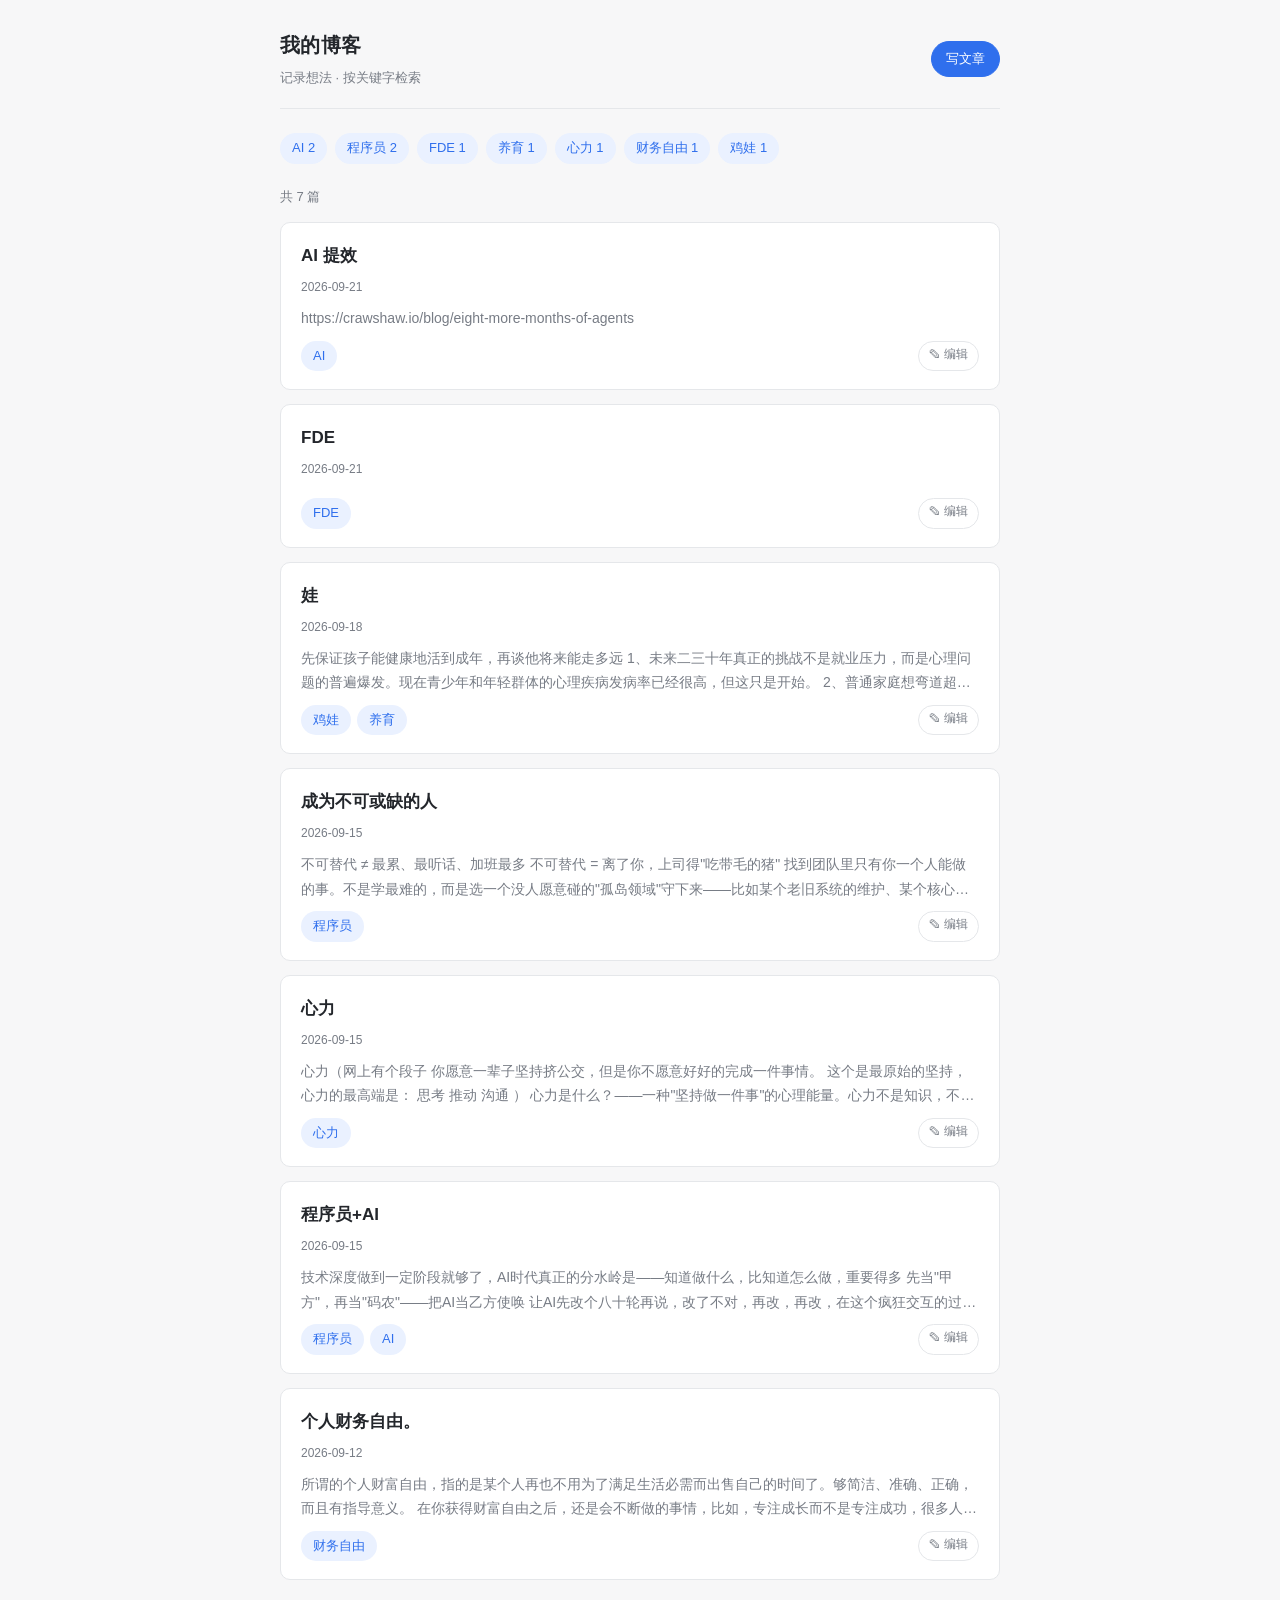
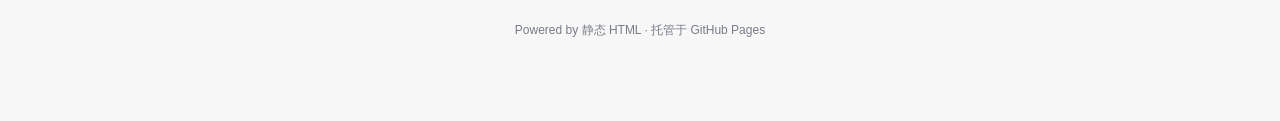
<file: index.html>
<!DOCTYPE html>
<html lang="zh-CN">
<head>
<meta charset="UTF-8">
<meta name="viewport" content="width=device-width, initial-scale=1">
<title>我的博客</title>
<link rel="stylesheet" href="assets/style.css">
</head>
<body>
<div class="wrap">

  <header class="site-head">
    <div>
      <h1 class="site-title"><a href="index.html" style="color:inherit">我的博客</a></h1>
      <p class="site-desc">记录想法 · 按关键字检索</p>
    </div>
    <div class="head-actions">
      <a class="btn primary" href="edit.html">写文章</a>
    </div>
  </header>

  <div class="tagbar" id="tagbar"></div>
  <div class="filter-note" id="filter-note"></div>

  <ul class="post-list" id="list"></ul>

  <footer class="site-foot">Powered by 静态 HTML · 托管于 GitHub Pages</footer>
</div>
<script src="data/posts.js"></script>
<script src="assets/app.js"></script>
</body>
</html>
</file>
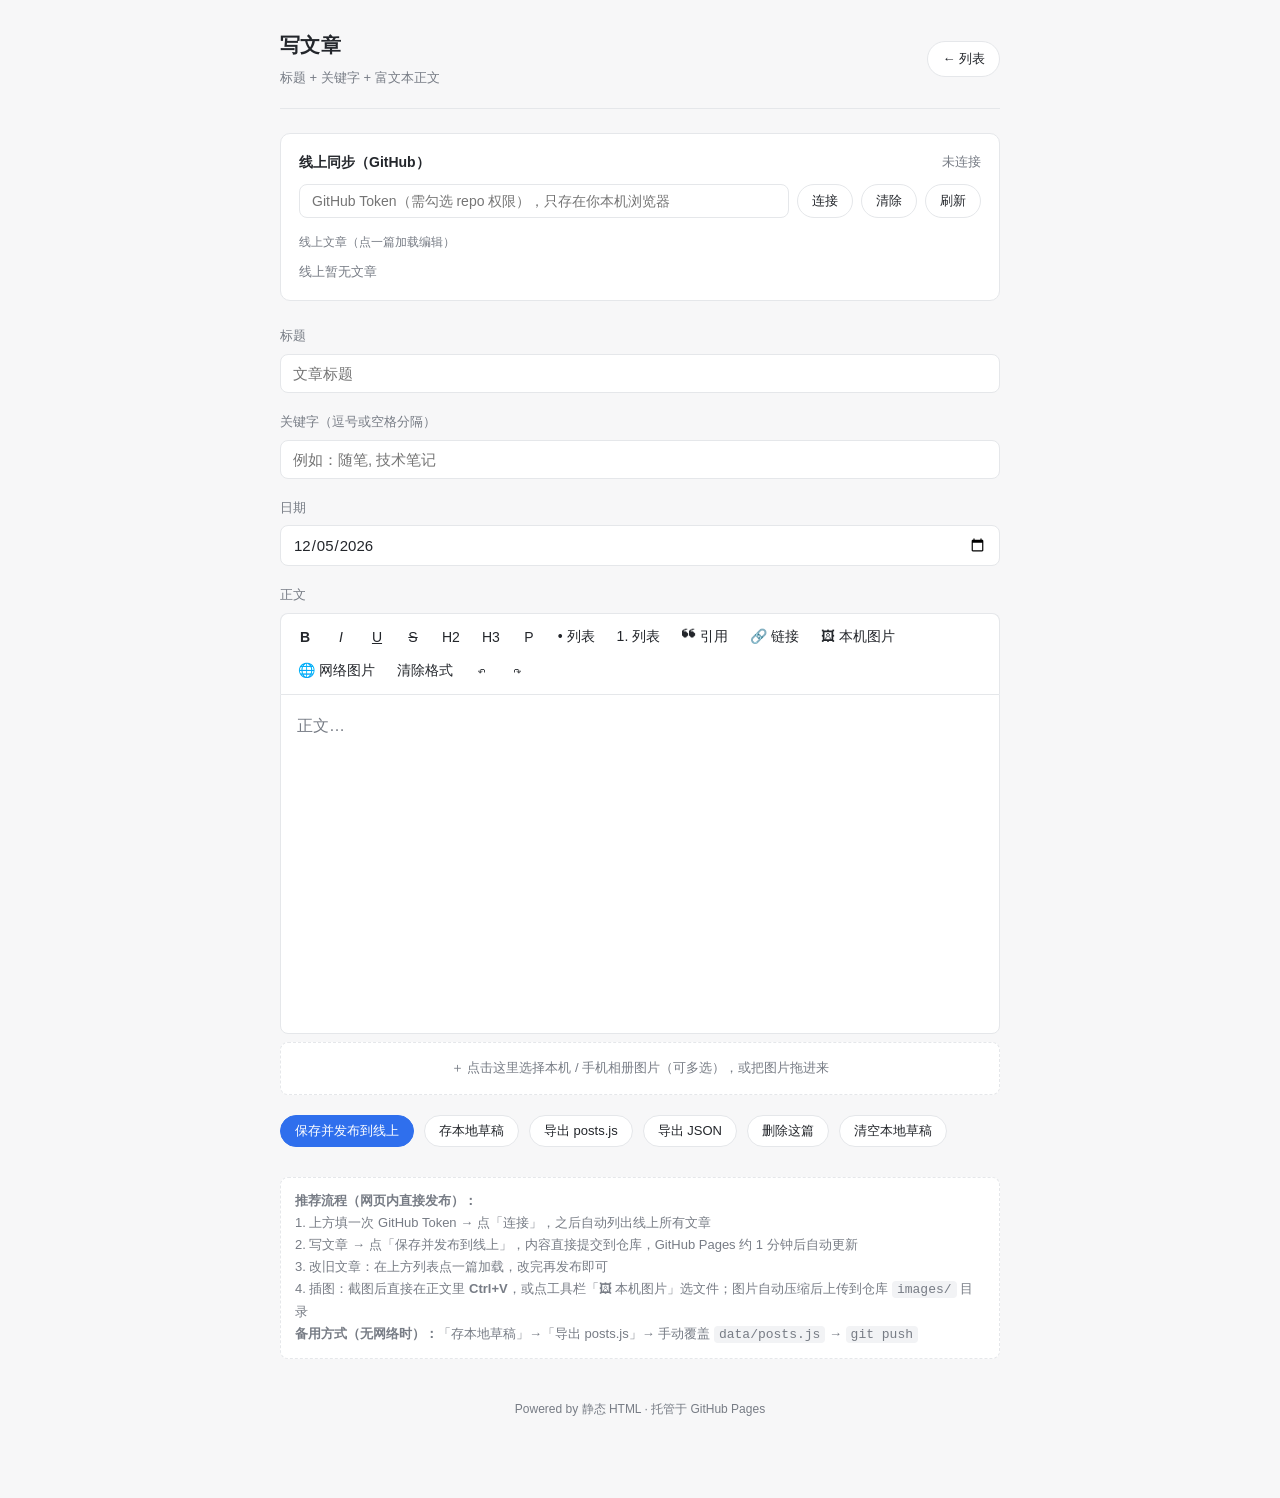
<file: edit.html>
<!DOCTYPE html>
<html lang="zh-CN" data-page-node-id="AJb3vH1LqUoikJcXxkVm0t">
<head data-page-node-id="qr0wn4UnxidgkKzo6l8r2A">
<meta charset="UTF-8" data-page-node-id="LppgdJZ0DuXC70buL5NtI6">
<meta name="viewport" content="width=device-width, initial-scale=1" data-page-node-id="8UdwIXkHjPcbDPsdLr6uEj">
<title>写文章 - 我的博客</title>
<link rel="stylesheet" href="assets/style.css" data-page-node-id="ydT84AI9Mg8HPYuDq0weCG">
</head>
<body data-page-node-id="5vi7g9qBaKmRTxWU70ORKr">
<div class="wrap" data-page-node-id="gpobFpyl0eh4qrRddpxuvj">

  <header class="site-head" data-page-node-id="Pot3kmszw8yGBNzVBpcBGh">
    <div data-page-node-id="7I2OiUKkhxzQ85wwp7czJm">
      <h1 class="site-title" data-page-node-id="NlKsG7NhqSmWq68uJhcdwu">写文章</h1>
      <p class="site-desc" data-page-node-id="BbnW7OCBH2VAHE0oTWAdIK">标题 + 关键字 + 富文本正文</p>
    </div>
    <div class="head-actions" data-page-node-id="B8uWPl3l2clpQjL8nnDXzS">
      <a class="btn" href="index.html" data-page-node-id="DrutRBBzzTmJnHeyPXxXd6">← 列表</a>
    </div>
  </header>

  <div class="card" id="gh-panel" data-page-node-id="4RmWiXcSOgUvf9VCWOsgF5">
    <div class="gh-head" data-page-node-id="9eP8CjZHyGh5As1UoKm3Iw">
      <strong data-page-node-id="puNLQFXuiPyYLwEBxuoO74">线上同步（GitHub）</strong>
      <span id="gh-state" data-page-node-id="5Gd4ULR5PxGfVqF2e6CZpL">未连接</span>
    </div>
    <div class="gh-row" data-page-node-id="DwjE959UF1yHsEFZ8UKdlT">
      <input type="password" id="gh-token" placeholder="GitHub Token（需勾选 repo 权限），只存在你本机浏览器" data-page-node-id="QFsA0wU7qA5ppdGD7zVZ39">
      <button class="btn" id="gh-connect" data-page-node-id="NpGmeWweT49ODy7r0Jqnzq">连接</button>
      <button class="btn" id="gh-clear" data-page-node-id="r9mcSvd5kF0LLuza8qqibB">清除</button>
      <button class="btn" id="gh-reload" data-page-node-id="1klAebFOuCFjZBNlL7qDfW">刷新</button>
    </div>
    <div class="gh-label" data-page-node-id="orqqgZheYTrgGXdmb4Vuug">线上文章（点一篇加载编辑）</div>
    <div id="gh-list" class="gh-list" data-page-node-id="pJ4CvllfZEWbb3nxsYRL58"></div>
    <div id="gh-msg" class="gh-msg" data-page-node-id="FpvH1dlbJq3yqrV4WZMQ4O"></div>
  </div>

  <div class="field" data-page-node-id="SudT32jXEIfhMtE9lsqIom">
    <label for="f-title" data-page-node-id="nVIaBfDthpnipL3FjIe3V1">标题</label>
    <input type="text" id="f-title" placeholder="文章标题" data-page-node-id="u1xBNU3Y0rgdBDIzpGF8j6">
  </div>

  <div class="field" data-page-node-id="y1Eq3g3BAjjAnIA1KqDKmA">
    <label for="f-tags" data-page-node-id="nwsDAadVu07Nl2EpqBX376">关键字（逗号或空格分隔）</label>
    <input type="text" id="f-tags" placeholder="例如：随笔, 技术笔记" data-page-node-id="dz01pCGPchNx1Xwm0V4U2z">
  </div>

  <div class="field" data-page-node-id="mEDxWOXGNmE4pEXytBr3uL">
    <label for="f-date" data-page-node-id="VxFisSP7fHz8ffpxEWkyF7">日期</label>
    <input type="date" id="f-date" data-page-node-id="yfG8ABCheAxogAg0IsALlV">
  </div>

  <div class="field" data-page-node-id="CJbRDJurKLx1EZeltFlIAv">
    <label data-page-node-id="aqKG9legGPYB1tQnVepmQF">正文</label>
    <div class="toolbar" id="toolbar" data-page-node-id="CEsjuTTxJmLF5quIcumCzt">
      <button data-cmd="bold" title="加粗" data-page-node-id="FrVhdCzzWMUEIBRSR5uLHQ"><b data-page-node-id="NmVc8vO1WWiEWUanse4wbJ">B</b></button>
      <button data-cmd="italic" title="斜体" data-page-node-id="2B3vpyuhfw34Kn3AImAW25"><i data-page-node-id="2MhsPvlY9y3p2zKCSwfw26">I</i></button>
      <button data-cmd="underline" title="下划线" data-page-node-id="tKOs1dPWmg6m9HC6YrgN0V"><u data-page-node-id="2teWDVgMACY1JtrOLpHhhr">U</u></button>
      <button data-cmd="strikeThrough" title="删除线" data-page-node-id="HL9GhsEXCLCYDb8FClcA7p"><s data-page-node-id="M1gCuSFyhgzYLlGnfzM37M">S</s></button>
      <button data-cmd="h2" title="大标题" data-page-node-id="wJwqVBfbvHpunzWPLU2WKN">H2</button>
      <button data-cmd="h3" title="小标题" data-page-node-id="1RRg94Fy9BwjxyseNBck62">H3</button>
      <button data-cmd="p" title="正文" data-page-node-id="IJ9OcnPmKCBczAzdgWcDWG">P</button>
      <button data-cmd="insertUnorderedList" title="无序列表" data-page-node-id="fKP8blWagUHbG545hrCBH3">• 列表</button>
      <button data-cmd="insertOrderedList" title="有序列表" data-page-node-id="1owOXzWYcMegtDawJW7FXL">1. 列表</button>
      <button data-cmd="formatBlock" data-val="&lt;blockquote&gt;" title="引用" data-page-node-id="C0F231FaA7Nd6FlzxTFzJF">❝ 引用</button>
      <button data-cmd="link" title="插入链接" data-page-node-id="7Q2jwgILfWpvsu6nyXKu54">🔗 链接</button>
      <button data-cmd="image" title="上传本机图片（也可直接 Ctrl+V 粘贴截图）" data-page-node-id="2GSZ3ATvCVXOFIAW2OfefO">🖼 本机图片</button>
      <button data-cmd="netimg" title="插入网络图片地址">🌐 网络图片</button>
      <button data-cmd="clear" title="清除格式" data-page-node-id="GfTGggtdAGBE9BiGXFCyKX">清除格式</button>
      <button data-cmd="undo" title="撤销" data-page-node-id="DWNDMuUF5Z2qNKJNNyqagK">↶</button>
      <button data-cmd="redo" title="重做" data-page-node-id="hk4RY7ydnHp6iS08r5BCjB">↷</button>
    </div>
    <div id="editor" contenteditable="true" data-page-node-id="TLLWCY1buNHtE8qfQZeznR"></div>
    <input type="file" id="file-img" accept="image/*" multiple style="position:absolute;width:1px;height:1px;opacity:0">
    <div class="dropzone" id="dropzone">＋ 点击这里选择本机 / 手机相册图片（可多选），或把图片拖进来</div>
  </div>

  <div class="editor-actions" data-page-node-id="lDaH9n7RjFsk4tx7m5cBIA">
    <button class="btn primary" id="btn-publish" data-page-node-id="n0ntUC3hcJaNO3GsSgENHi">保存并发布到线上</button>
    <button class="btn" id="btn-save" data-page-node-id="843WtiC8zyjlLW1Vnq6wWK">存本地草稿</button>
    <button class="btn" id="btn-export" data-page-node-id="0mM2jY0CRNjg08o9LZIz5g">导出 posts.js</button>
    <button class="btn" id="btn-json" data-page-node-id="jMMlUCmrd0epXHVw4GQIQl">导出 JSON</button>
    <button class="btn danger" id="btn-delete" data-page-node-id="gs9F6m1YUVhCrpiDOZ23oF">删除这篇</button>
    <button class="btn" id="btn-clear-local" data-page-node-id="z9HUvPiHcbW0Pf9THEHRBY">清空本地草稿</button>
  </div>

  <div class="hint" data-page-node-id="erJlBqI6hD5KnimCJPWyjR">
    <strong data-page-node-id="Nne65eeoCZ8TEEpHOUvXw3">推荐流程（网页内直接发布）：</strong><br data-page-node-id="rf6zejfhvVcDOUUFmhdJh6">
    1. 上方填一次 GitHub Token → 点「连接」，之后自动列出线上所有文章<br data-page-node-id="L4rpZKyAnBZMATxzDYUxTv">
    2. 写文章 → 点「保存并发布到线上」，内容直接提交到仓库，GitHub Pages 约 1 分钟后自动更新<br data-page-node-id="aAgF1wL48OEH9KF297SirI">
    3. 改旧文章：在上方列表点一篇加载，改完再发布即可<br data-page-node-id="XWMCOZ0HzUD7mRWSXwm1MN">
    4. 插图：截图后直接在正文里 <strong>Ctrl+V</strong>，或点工具栏「🖼 本机图片」选文件；图片自动压缩后上传到仓库 <code>images/</code> 目录<br data-page-node-id="etDOsRhEBCoCS3kmykyAEH">
    <strong data-page-node-id="ti2KelSUCbgjf7NSaQSVw8">备用方式（无网络时）：</strong>「存本地草稿」→「导出 posts.js」→ 手动覆盖 <code data-page-node-id="RkGPZRVrdyJf4JDUPY00CA">data/posts.js</code> → <code data-page-node-id="4JZuBiQuzfjUr90f6VLg7m">git push</code>
  </div>

  <footer class="site-foot" data-page-node-id="t5Pyq0bEnII68uHvtRWckV">Powered by 静态 HTML · 托管于 GitHub Pages</footer>
</div>
<script src="data/posts.js"></script>
<script src="assets/app.js"></script>
<script src="assets/admin.js"></script>
</body>
</html>
</file>
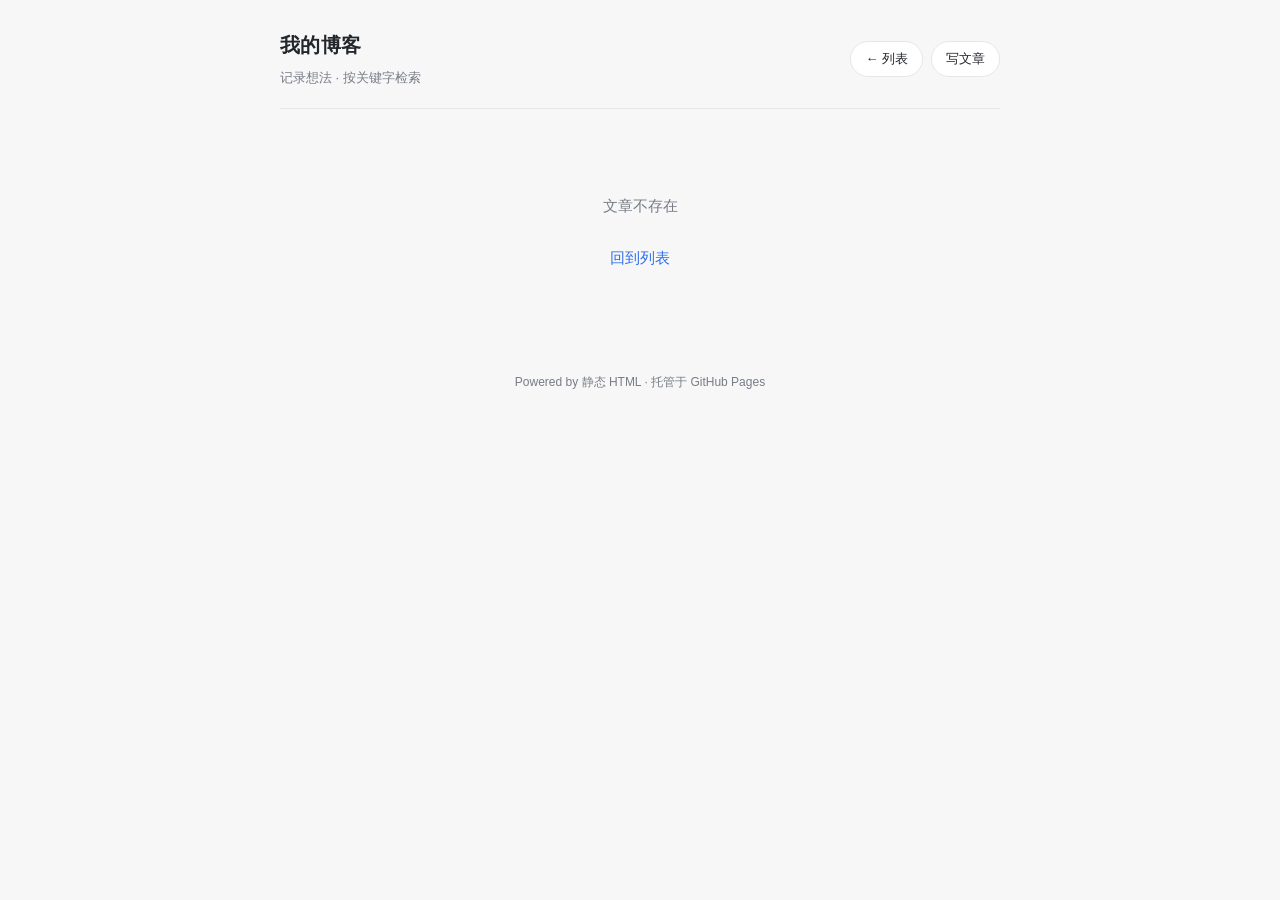
<file: post.html>
<!DOCTYPE html>
<html lang="zh-CN">
<head>
<meta charset="UTF-8">
<meta name="viewport" content="width=device-width, initial-scale=1">
<title>文章 - 我的博客</title>
<link rel="stylesheet" href="assets/style.css">
</head>
<body>
<div class="wrap">

  <header class="site-head">
    <div>
      <h1 class="site-title"><a href="index.html" style="color:inherit">我的博客</a></h1>
      <p class="site-desc">记录想法 · 按关键字检索</p>
    </div>
    <div class="head-actions">
      <a class="btn" href="index.html">← 列表</a>
      <a class="btn" href="edit.html">写文章</a>
    </div>
  </header>

  <article id="article"></article>

  <footer class="site-foot">Powered by 静态 HTML · 托管于 GitHub Pages</footer>
</div>
<script src="data/posts.js"></script>
<script src="assets/app.js"></script>
</body>
</html>
</file>
<file: assets/style.css>
:root {
  --bg: #f7f7f8;
  --card: #ffffff;
  --text: #23262b;
  --muted: #777c85;
  --line: #e5e7ea;
  --accent: #2f6fed;
  --accent-soft: #eaf1ff;
  --code-bg: #f2f3f5;
  --radius: 10px;
}

@media (prefers-color-scheme: dark) {
  :root {
    --bg: #16181c;
    --card: #1d2026;
    --text: #e6e8eb;
    --muted: #9aa0a8;
    --line: #2c3037;
    --accent: #6d9bff;
    --accent-soft: #22304d;
    --code-bg: #14161a;
  }
}

* { box-sizing: border-box; }

body {
  margin: 0;
  background: var(--bg);
  color: var(--text);
  font: 15px/1.75 -apple-system, "Segoe UI", "PingFang SC", "Microsoft YaHei", Roboto, sans-serif;
  -webkit-font-smoothing: antialiased;
}

a { color: var(--accent); text-decoration: none; }
a:hover { text-decoration: underline; }

.wrap { max-width: 760px; margin: 0 auto; padding: 0 20px 80px; }

/* ---------- header ---------- */
.site-head {
  display: flex; align-items: center; justify-content: space-between;
  gap: 16px; padding: 28px 0 18px;
  border-bottom: 1px solid var(--line); margin-bottom: 24px;
}
.site-title { font-size: 20px; font-weight: 700; margin: 0; letter-spacing: .3px; }
.site-desc { margin: 4px 0 0; font-size: 13px; color: var(--muted); }
.head-actions { display: flex; gap: 8px; flex-shrink: 0; }

.btn {
  display: inline-block; padding: 6px 14px; border-radius: 999px;
  border: 1px solid var(--line); background: var(--card);
  color: var(--text); font-size: 13px; cursor: pointer; transition: .15s;
}
.btn:hover { border-color: var(--accent); color: var(--accent); text-decoration: none; }
.btn.primary { background: var(--accent); border-color: var(--accent); color: #fff; }
.btn.primary:hover { opacity: .88; color: #fff; }

/* ---------- tags ---------- */
.tagbar { display: flex; flex-wrap: wrap; gap: 8px; margin-bottom: 22px; }
.tag {
  padding: 3px 11px; border-radius: 999px; font-size: 13px;
  background: var(--accent-soft); color: var(--accent); border: 1px solid transparent;
  cursor: pointer;
}
.tag:hover { text-decoration: none; border-color: var(--accent); }
.tag.active { background: var(--accent); color: #fff; }

/* ---------- filter note ---------- */
.filter-note {
  display: flex; align-items: center; justify-content: space-between;
  font-size: 13px; color: var(--muted); margin-bottom: 14px;
}

/* ---------- list ---------- */
.post-list { list-style: none; margin: 0; padding: 0; }
.post-item {
  background: var(--card); border: 1px solid var(--line);
  border-radius: var(--radius); padding: 18px 20px; margin-bottom: 14px;
  transition: .15s;
}
.post-item:hover { border-color: var(--accent); }
.post-title { font-size: 17px; font-weight: 600; margin: 0 0 6px; }
.post-title a { color: var(--text); }
.post-title a:hover { color: var(--accent); text-decoration: none; }
.post-meta { font-size: 12px; color: var(--muted); margin-bottom: 8px; }
.post-summary {
  margin: 0 0 10px; font-size: 14px; color: var(--muted);
  display: -webkit-box; -webkit-line-clamp: 2; -webkit-box-orient: vertical; overflow: hidden;
}
.post-tags { display: flex; flex-wrap: wrap; gap: 6px; }

.empty { text-align: center; padding: 60px 0; color: var(--muted); }

.edit-link {
  margin-left: auto; font-size: 12px; color: var(--muted);
  border: 1px solid var(--line); border-radius: 999px; padding: 2px 10px;
  white-space: nowrap;
}
.edit-link:hover { color: var(--accent); border-color: var(--accent); text-decoration: none; }

/* ---------- article ---------- */
.article-head { padding: 26px 0 18px; border-bottom: 1px solid var(--line); margin-bottom: 26px; }
.article-title { font-size: 26px; line-height: 1.4; margin: 0 0 10px; }
.article-meta { font-size: 13px; color: var(--muted); display: flex; flex-wrap: wrap; gap: 8px; align-items: center; }

.article-body { font-size: 16px; line-height: 1.85; word-wrap: break-word; }
.article-body h1, .article-body h2, .article-body h3, .article-body h4 { line-height: 1.45; margin: 1.6em 0 .7em; }
.article-body h1 { font-size: 22px; } .article-body h2 { font-size: 20px; }
.article-body h3 { font-size: 17px; } .article-body h4 { font-size: 15px; }
.article-body p { margin: 0 0 1.1em; }
.article-body img { max-width: 100%; border-radius: 6px; }
.article-body blockquote {
  margin: 1.2em 0; padding: 10px 16px; border-left: 3px solid var(--accent);
  background: var(--code-bg); color: var(--muted); border-radius: 0 6px 6px 0;
}
.article-body blockquote p:last-child { margin: 0; }
.article-body pre {
  background: var(--code-bg); padding: 14px 16px; border-radius: 8px;
  overflow-x: auto; font-size: 13.5px; line-height: 1.6;
}
.article-body code { font-family: "SFMono-Regular", Consolas, Monaco, monospace; }
.article-body p code, .article-body li code {
  background: var(--code-bg); padding: 2px 6px; border-radius: 4px; font-size: 13.5px;
}
.article-body ul, .article-body ol { padding-left: 1.6em; margin: 0 0 1.1em; }
.article-body hr { border: none; border-top: 1px solid var(--line); margin: 2em 0; }
.article-body table { border-collapse: collapse; width: 100%; margin: 1.2em 0; }
.article-body th, .article-body td { border: 1px solid var(--line); padding: 8px 10px; }

.article-nav { display: flex; justify-content: space-between; margin-top: 44px; padding-top: 20px; border-top: 1px solid var(--line); font-size: 14px; }

/* ---------- editor ---------- */
.field { margin-bottom: 18px; }
.field label { display: block; font-size: 13px; color: var(--muted); margin-bottom: 6px; }
.field input[type="text"], .field input[type="date"] {
  width: 100%; padding: 10px 12px; font-size: 15px; font-family: inherit;
  border: 1px solid var(--line); border-radius: 8px; background: var(--card); color: var(--text);
}
.field input:focus { outline: none; border-color: var(--accent); }

.toolbar {
  display: flex; flex-wrap: wrap; gap: 4px; padding: 8px;
  border: 1px solid var(--line); border-bottom: none;
  border-radius: 8px 8px 0 0; background: var(--card);
}
.toolbar button {
  min-width: 32px; height: 30px; padding: 0 8px; cursor: pointer;
  border: 1px solid transparent; border-radius: 6px;
  background: transparent; color: var(--text); font-size: 14px;
}
.toolbar button:hover { background: var(--accent-soft); border-color: var(--line); }

#editor {
  min-height: 340px; padding: 16px; border: 1px solid var(--line);
  border-radius: 0 0 8px 8px; background: var(--card); color: var(--text);
  font-size: 16px; line-height: 1.85; outline: none;
}
#editor:focus { border-color: var(--accent); }
#editor:empty::before { content: "正文…"; color: var(--muted); }
#editor img { max-width: 100%; height: auto; border-radius: 6px; margin: 8px 0; display: block; }
.img-loading {
  display: inline-block; font-size: 12px; color: var(--muted);
  background: var(--code-bg); padding: 2px 8px; border-radius: 4px;
}

.dropzone {
  margin-top: 8px; padding: 14px; text-align: center; cursor: pointer;
  font-size: 13px; color: var(--muted); background: var(--card);
  border: 1px dashed var(--line); border-radius: 8px; transition: .15s;
}
.dropzone:hover, .dropzone.dragover, #editor.dragover {
  border-color: var(--accent); color: var(--accent); background: var(--accent-soft);
}

.editor-actions { display: flex; flex-wrap: wrap; gap: 10px; margin: 20px 0 30px; }
.hint {
  font-size: 13px; color: var(--muted); background: var(--card);
  border: 1px dashed var(--line); border-radius: 8px; padding: 12px 14px; line-height: 1.7;
}
.hint code { background: var(--code-bg); padding: 1px 5px; border-radius: 4px; }

.site-foot { margin-top: 40px; font-size: 12px; color: var(--muted); text-align: center; }

/* ---------- 线上同步面板 ---------- */
.card {
  background: var(--card); border: 1px solid var(--line);
  border-radius: var(--radius); padding: 16px 18px; margin-bottom: 24px;
}
.gh-head { display: flex; align-items: center; justify-content: space-between; font-size: 14px; margin-bottom: 10px; }
.gh-head span { color: var(--muted); font-size: 13px; }
.gh-row { display: flex; flex-wrap: wrap; gap: 8px; }
.gh-row input {
  flex: 1 1 240px; padding: 8px 12px; font-size: 14px; font-family: inherit;
  border: 1px solid var(--line); border-radius: 8px; background: var(--card); color: var(--text);
}
.gh-row input:focus { outline: none; border-color: var(--accent); }
.gh-label { font-size: 12px; color: var(--muted); margin: 14px 0 8px; }
.gh-list { display: flex; flex-direction: column; gap: 6px; max-height: 220px; overflow: auto; }
.gh-item {
  display: flex; justify-content: space-between; gap: 12px; padding: 8px 12px;
  border: 1px solid var(--line); border-radius: 8px; font-size: 14px;
  color: var(--text); background: var(--bg);
}
.gh-item:hover { border-color: var(--accent); text-decoration: none; }
.gh-item.active { border-color: var(--accent); background: var(--accent-soft); }
.gh-item-title { overflow: hidden; text-overflow: ellipsis; white-space: nowrap; }
.gh-item-date { color: var(--muted); font-size: 12px; flex-shrink: 0; }
.gh-empty { font-size: 13px; color: var(--muted); }

.gh-msg { margin-top: 12px; font-size: 13px; line-height: 1.7; }
.gh-msg:empty { display: none; }
.gh-msg.ok { color: #1a7f37; }
.gh-msg.err { color: #c9372c; }
.gh-msg.warn { color: #9a6700; }
@media (prefers-color-scheme: dark) {
  .gh-msg.ok { color: #4ac26b; }
  .gh-msg.err { color: #ff7b72; }
  .gh-msg.warn { color: #e3b341; }
}
.btn.danger:hover { border-color: #c9372c; color: #c9372c; }
</file>
